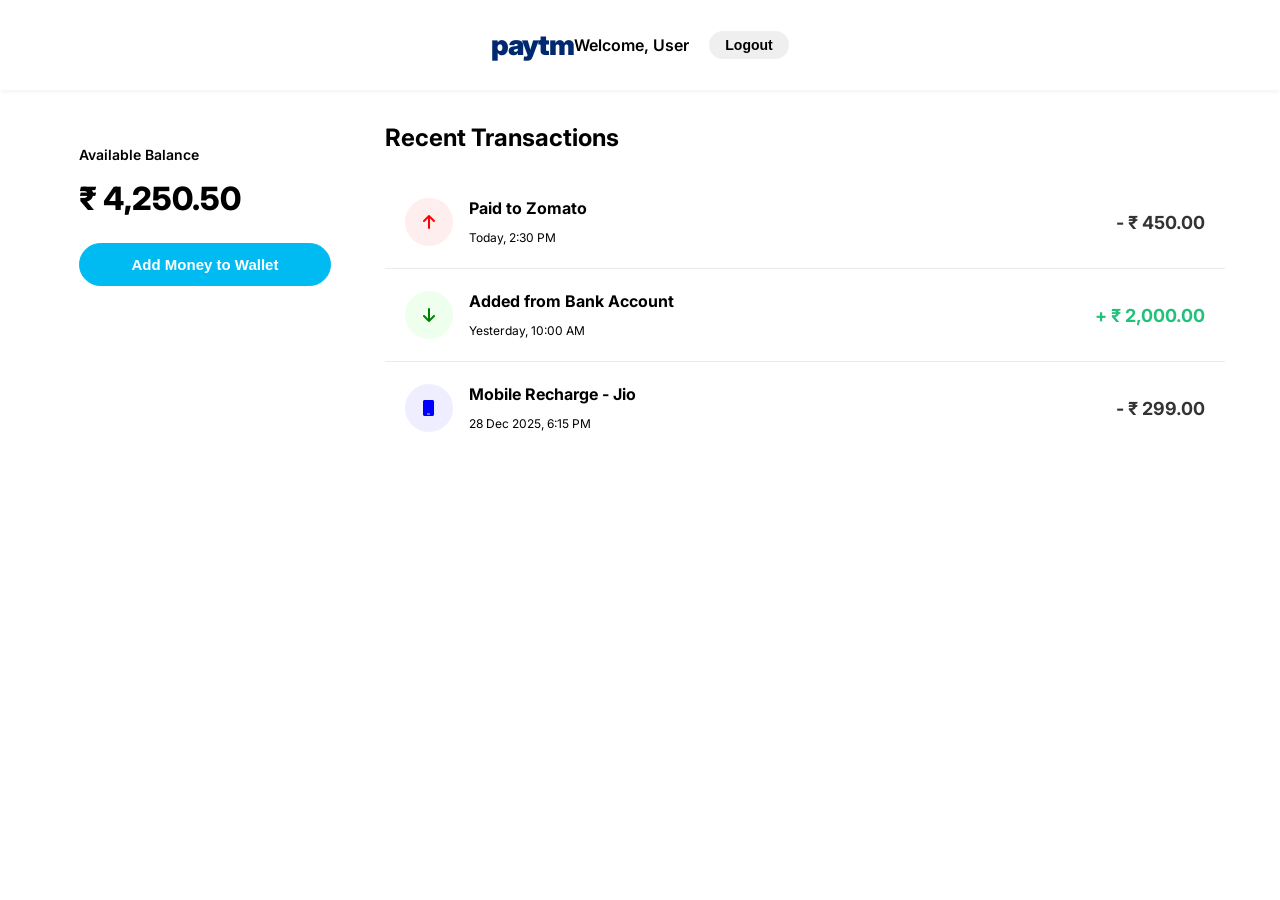
<file: passbook.html>
<!DOCTYPE html>
<html lang="en">

<head>
    <meta charset="UTF-8">
    <meta name="viewport" content="width=device-width, initial-scale=1.0">
    <title>Passbook - Paytm</title>
    <link href="https://fonts.googleapis.com/css2?family=Inter:wght@400;500;600;700;800&display=swap" rel="stylesheet">
    <link rel="stylesheet" href="https://cdnjs.cloudflare.com/ajax/libs/font-awesome/6.0.0/css/all.min.css">
    <link rel="stylesheet" href="style.css">
    <style>
        .passbook-grid {
            display: grid;
            grid-template-columns: 300px 1fr;
            gap: 30px;
            margin-top: 30px;
        }

        .balance-card {
            background: white;
            padding: 24px;
            border-radius: var(--radius-md);
            box-shadow: var(--shadow-sm);
        }

        .balance-amount {
            font-size: 32px;
            font-weight: 800;
            color: var(--dark-bg);
            margin: 10px 0;
        }

        .transaction-list {
            background: white;
            border-radius: var(--radius-md);
            box-shadow: var(--shadow-sm);
            overflow: hidden;
        }

        .transaction-item {
            padding: 20px;
            display: flex;
            justify-content: space-between;
            align-items: center;
            border-bottom: 1px solid var(--border-color);
        }

        .transaction-item:last-child {
            border-bottom: none;
        }

        .tx-info h4 {
            margin-bottom: 4px;
        }

        .tx-time {
            color: var(--gray-text);
            font-size: 12px;
        }

        .tx-amount {
            font-weight: 700;
            font-size: 18px;
        }

        .tx-amount.debit {
            color: #333;
        }

        .tx-amount.credit {
            color: #21c17a;
        }
    </style>
</head>

<body>
    <header>
        <div class="container flex justify-between">
            <a href="index.html" class="logo">paytm</a>
            <div class="flex" style="gap: 20px;">
                <span style="font-weight: 600;">Welcome, User</span>
                <button class="btn btn-outline" style="padding: 6px 16px; font-size: 14px;"
                    onclick="window.location.href='index.html'">Logout</button>
            </div>
        </div>
    </header>

    <div class="container passbook-grid">
        <!-- Sidebar -->
        <div class="sidebar">
            <div class="balance-card">
                <div style="font-size: 14px; color: var(--gray-text); font-weight: 600;">Available Balance</div>
                <div class="balance-amount">₹ 4,250.50</div>
                <button class="btn btn-primary" style="width: 100%; margin-top: 10px;">Add Money to Wallet</button>
            </div>
        </div>

        <!-- Main Content -->
        <div class="main-content">
            <h2 style="margin-bottom: 20px;">Recent Transactions</h2>
            <div class="transaction-list">
                <div class="transaction-item">
                    <div class="flex" style="gap: 16px;">
                        <div
                            style="width: 48px; height: 48px; background: #ffeeee; border-radius: 50%; display: flex; align-items: center; justify-content: center; color: red;">
                            <i class="fa-solid fa-arrow-up"></i>
                        </div>
                        <div class="tx-info">
                            <h4>Paid to Zomato</h4>
                            <span class="tx-time">Today, 2:30 PM</span>
                        </div>
                    </div>
                    <div class="tx-amount debit">- ₹ 450.00</div>
                </div>

                <div class="transaction-item">
                    <div class="flex" style="gap: 16px;">
                        <div
                            style="width: 48px; height: 48px; background: #eeffee; border-radius: 50%; display: flex; align-items: center; justify-content: center; color: green;">
                            <i class="fa-solid fa-arrow-down"></i>
                        </div>
                        <div class="tx-info">
                            <h4>Added from Bank Account</h4>
                            <span class="tx-time">Yesterday, 10:00 AM</span>
                        </div>
                    </div>
                    <div class="tx-amount credit">+ ₹ 2,000.00</div>
                </div>

                <div class="transaction-item">
                    <div class="flex" style="gap: 16px;">
                        <div
                            style="width: 48px; height: 48px; background: #eeeeff; border-radius: 50%; display: flex; align-items: center; justify-content: center; color: blue;">
                            <i class="fa-solid fa-mobile"></i>
                        </div>
                        <div class="tx-info">
                            <h4>Mobile Recharge - Jio</h4>
                            <span class="tx-time">28 Dec 2025, 6:15 PM</span>
                        </div>
                    </div>
                    <div class="tx-amount debit">- ₹ 299.00</div>
                </div>
            </div>
        </div>
    </div>
</body>

</html>
</file>
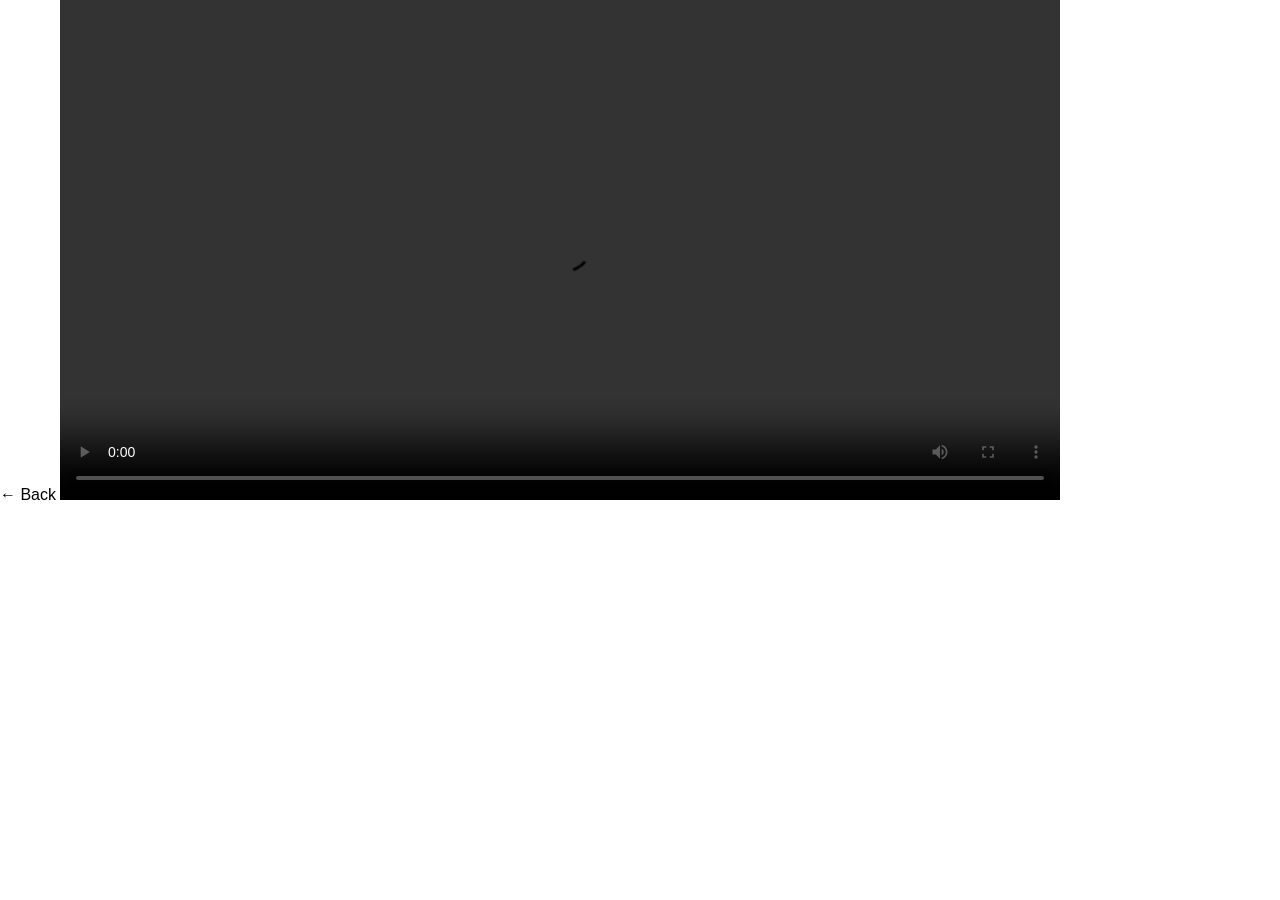
<file: watch.html>
<!DOCTYPE html>
<html lang="en">

<head>
    <meta charset="UTF-8">
    <meta name="viewport" content="width=device-width, initial-scale=1.0">
    <title>Netflix - Watch</title>
    <link rel="stylesheet" href="style.css">
</head>

<body>
    <div class="watch-container">
        <a href="browse.html" class="back-btn">← Back</a>

        <!-- Video Placeholder -->
        <video controls autoplay style="width: 100%; max-width: 1000px;">
            <source src="https://www.w3schools.com/html/mov_bbb.mp4" type="video/mp4">
            Your browser does not support HTML video.
        </video>
    </div>
</body>

</html>
</file>
<file: style.css>
:root {
    --paytm-dark-blue: #002970;
    --paytm-light-blue: #00BAF2;
    --paytm-hover-blue: #00baf214;
    --text-main: #000000;
    --text-muted: #666666;
    --bg-gray: #F5F7FA;
    --white: #FFFFFF;
    --border-color: #E6EBEE;
    --font-main: 'Inter', sans-serif;
    --shadow-card: 0 0 10px 0 rgba(0, 0, 0, 0.1);
}

* {
    margin: 0;
    padding: 0;
    box-sizing: border-box;
}

body {
    font-family: var(--font-main);
    background-color: var(--white);
    color: var(--text-main);
    line-height: 1.5;
    -webkit-font-smoothing: antialiased;
}

a {
    text-decoration: none;
    color: inherit;
}

ul {
    list-style: none;
}

/* Layout Utilities */
.container {
    max-width: 1200px;
    margin: 0 auto;
    padding: 0 15px;
}

.flex {
    display: flex;
    align-items: center;
}

.justify-between {
    justify-content: space-between;
}

.justify-center {
    justify-content: center;
}

.flex-col {
    flex-direction: column;
}

.gap-10 {
    gap: 10px;
}

.gap-20 {
    gap: 20px;
}

/* Buttons */
.btn {
    padding: 10px 20px;
    border-radius: 24px;
    font-weight: 700;
    font-size: 15px;
    cursor: pointer;
    border: none;
    transition: all 0.2s;
    display: inline-flex;
    align-items: center;
    justify-content: center;
}

.btn-primary {
    background-color: var(--paytm-light-blue);
    color: var(--white);
    padding: 12px 28px;
    border: 1px solid var(--paytm-light-blue);
}

.btn-primary:hover {
    background-color: #009ACD;
}

.btn-login {
    background-color: var(--paytm-light-blue);
    color: white;
    font-weight: 700;
    padding: 4px 18px;
    font-size: 14px;
    border: none;
    display: flex;
    align-items: center;
    gap: 8px;
}

.btn-login:hover {
    background-color: #002970;
}

/* Header */
header {
    box-shadow: 0 2px 4px rgba(0, 0, 0, 0.05);
    background: white;
    position: sticky;
    top: 0;
    z-index: 1000;
    height: 90px;
    display: flex;
    align-items: center;
}

.logo {
    font-weight: 900;
    font-size: 28px;
    letter-spacing: -1px;
    color: var(--paytm-dark-blue);
}

.nav-links {
    gap: 30px;
    font-weight: 600;
    font-size: 15px;
}

.nav-links a:hover {
    background-color: var(--bg-gray);
    padding: 8px 12px;
    border-radius: 4px;
}

/* Hero Section */
.hero-section {
    padding: 80px 0;
    background: white;
    margin-bottom: 20px;
}

.hero-content {
    display: flex;
    justify-content: space-between;
    align-items: center;
}

.hero-left {
    max-width: 500px;
}

.hero-left h1 {
    font-size: 54px;
    font-weight: 800;
    margin: 20px 0;
    line-height: 1.1;
}

.hero-left p {
    font-size: 20px;
    margin-bottom: 40px;
    font-weight: 500;
    line-height: 1.4;
}

.hero-right img {
    height: 400px;
    width: auto;
}

/* Cyan Strip - Services */
.cyan-strip {
    background: var(--paytm-light-blue);
    padding: 20px 0;
    color: white;
}

.cyan-services {
    display: flex;
    gap: 40px;
    overflow-x: auto;
    padding-bottom: 10px;
}

.cyan-item {
    display: flex;
    flex-direction: column;
    gap: 10px;
    align-items: center;
    cursor: pointer;
    min-width: 90px;
    transition: transform 0.2s;
}

.cyan-item:hover {
    transform: translateY(-4px);
}

.cyan-icon {
    font-size: 32px;
}

.cyan-text {
    font-size: 16px;
    font-weight: 600;
    white-space: nowrap;
}

/* Book & Buy Section */
.section-title {
    font-size: 36px;
    font-weight: 800;
    color: var(--paytm-dark-blue);
    margin-bottom: 40px;
}

.blue-services {
    display: grid;
    grid-template-columns: repeat(auto-fill, minmax(130px, 1fr));
    gap: 0;
    background: var(--paytm-dark-blue);
    padding: 30px;
    border-radius: 12px;
}

.blue-item {
    color: white;
    display: flex;
    flex-direction: column;
    align-items: center;
    gap: 12px;
    padding: 15px;
    border-radius: 8px;
    cursor: pointer;
}

.blue-item:hover {
    background: rgba(0, 0, 0, 0.2);
}

.blue-item i {
    font-size: 32px;
    color: var(--paytm-light-blue);
}

.blue-item span {
    font-size: 14px;
    font-weight: 600;
}

/* Footer */
footer {
    background: var(--bg-gray);
    padding: 60px 0;
    margin-top: 60px;
}

.footer-section h4 {
    color: var(--text-main);
    font-size: 16px;
    margin-bottom: 20px;
    display: flex;
    align-items: center;
    gap: 10px;
}

.footer-section h4::before {
    content: '';
    display: inline-block;
    width: 2px;
    height: 14px;
    background: #ccc;
    margin-left: -10px;
}
</file>
